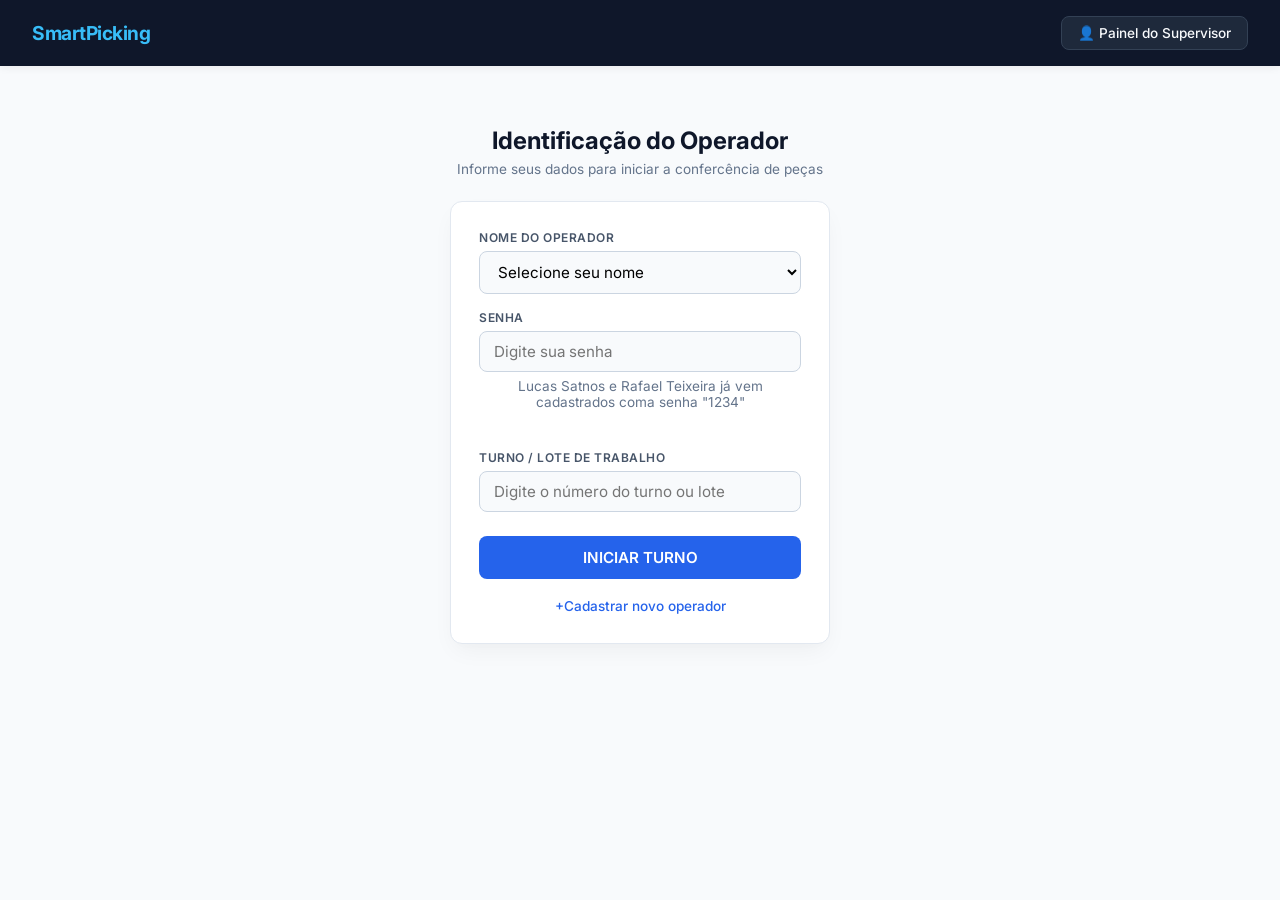
<file: index.html>
<!DOCTYPE html>
<html lang="pt-BR">

<head>
    <meta charset="UTF-8">
    <meta name="viewport" content="width=device-width, initial-scale=1.0">
    <title>Front-Font2</title>
    <link rel="stylesheet" href="style.css">
</head>

<body>
    <header class="navbar">
        <div class="container">
            <span class="logo-texto">SmartPicking</span>
        </div>
        <a href="dashboard.html" class="nav-btn" style="text-decoration: none;">👤 Painel do Supervisor</a>
    </header>

    <main class="main-container">
        <h1 class="title">Identificação do Operador</h1>
        <p class="subtitle">Informe seus dados para iniciar a confercência de peças</p>

        <form id="loginForm" class="form-card" action="barras.html" method="get">

            <div class="input-group">
                <label for="operadorName" class="input-label">Nome do Operador</label>
                <div class="select">
                    <select id="operadorName" required>
                        <option value="" disabled selected hidden>Selecione seu nome</option>
                        <option value="lucas">Lucas Santos</option>
                        <option value="ryan">Ryan Nicolas</option>
                        <option value="levi">Levi</option>
                    </select>
                </div>
            </div>
            <div class="field">
                <label>Senha</label>
                <input type="password" id="senha-input" placeholder="Digite sua senha">
                <p class="subtitle">Lucas Satnos e Rafael Teixeira já vem cadastrados coma senha "1234"</p>
            </div>
            <div class="acoes">
                <label for="workShift" class="input-label">TURNO / LOTE DE TRABALHO</label>
                <input type="text" id="workShift" placeholder="Digite o número do turno ou lote" required>
            </div>

            <button type="submit" class="btn-submit">INICIAR TURNO</button>

            
            <div>
                <button type="button" id="open-cadastro" class="btn-cadastro">+Cadastrar novo operador</button>
            </div>

        </form>
    </main>
    <script src="index.js"></script>
</body>

</html>
</file>
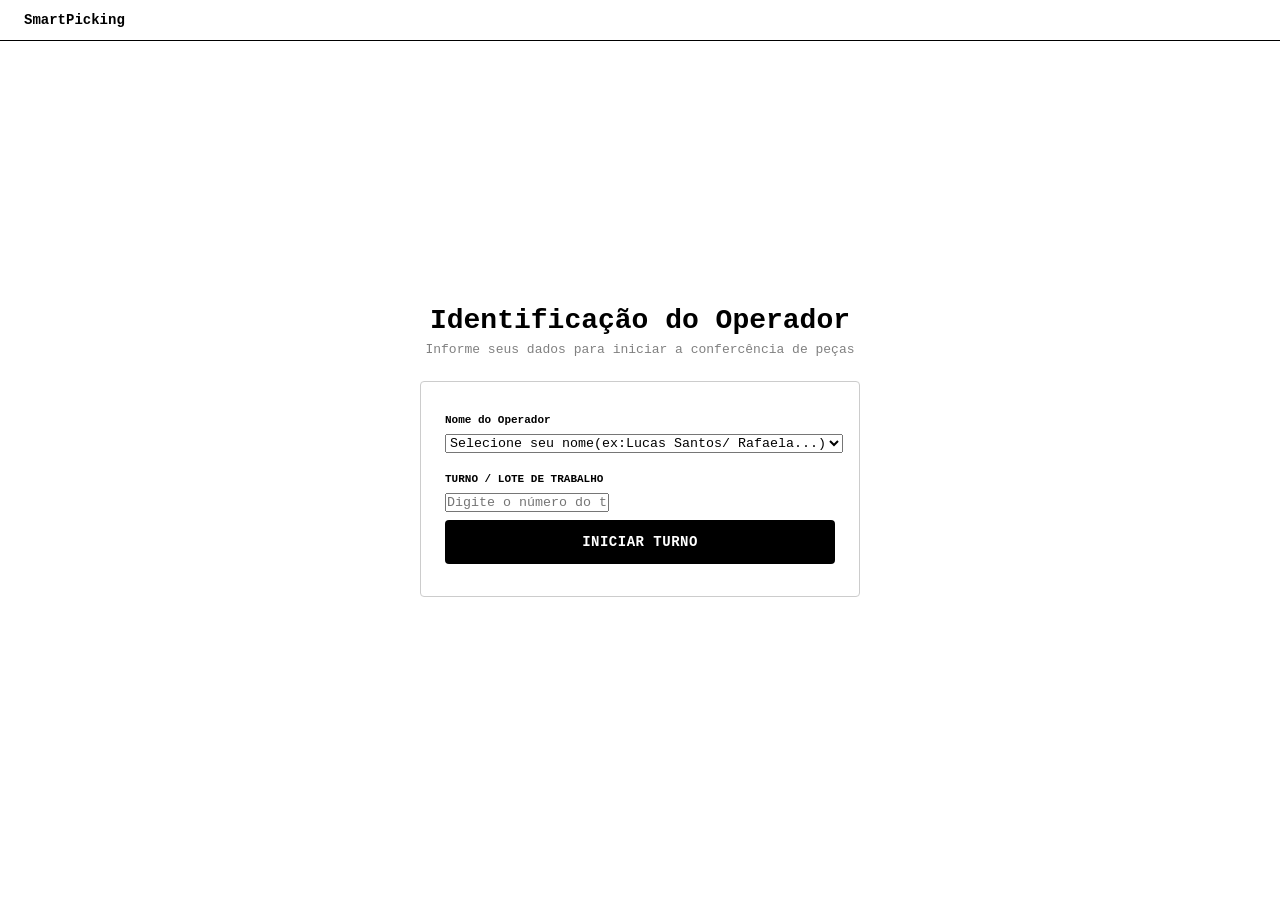
<file: front2/index.html>
<!DOCTYPE html>
<html lang="pt-BR">

<head>
    <meta charset="UTF-8">
    <meta name="viewport" content="width=device-width, initial-scale=1.0">
    <title>Front-Font2</title>
    <link rel="stylesheet" href="style.css">
</head>

<body>
    <header class="navbar">
        <div class="container">
            <span class="logo-texto">SmartPicking</span>
        </div>
    </header>

    <main class="main-container">
        <h1 class="title">Identificação do Operador</h1>
        <p class="subtitle">Informe seus dados para iniciar a confercência de peças</p>

        <form id="loginForm" class="form-card">

            <div class="input-group">
                <label for="operadorName" class="input-label">Nome do Operador</label>
                <div class="select">
                  <select id="operadorName" required>
                    <option value="" disabled selected hidden>Selecione seu nome(ex:Lucas Santos/ Rafaela...)</option>
                    <option value="lucas">Lucas Santos</option>
                    <option value="ryan">Ryan Nicolas</option>
                    <option value="levi">Levi</option>
                  </select>
                </div>
            </div>

            <div class="acoes">
                <label for="workShift" class="input-label">TURNO / LOTE DE TRABALHO</label>
                <input type="text" id="workShift" placeholder="Digite o número do turno ou lote" required>
            </div>

            <button type="submit" class="btn-submit">INICIAR TURNO</button>

        </form>
    </main>
</body>
</html>
</file>
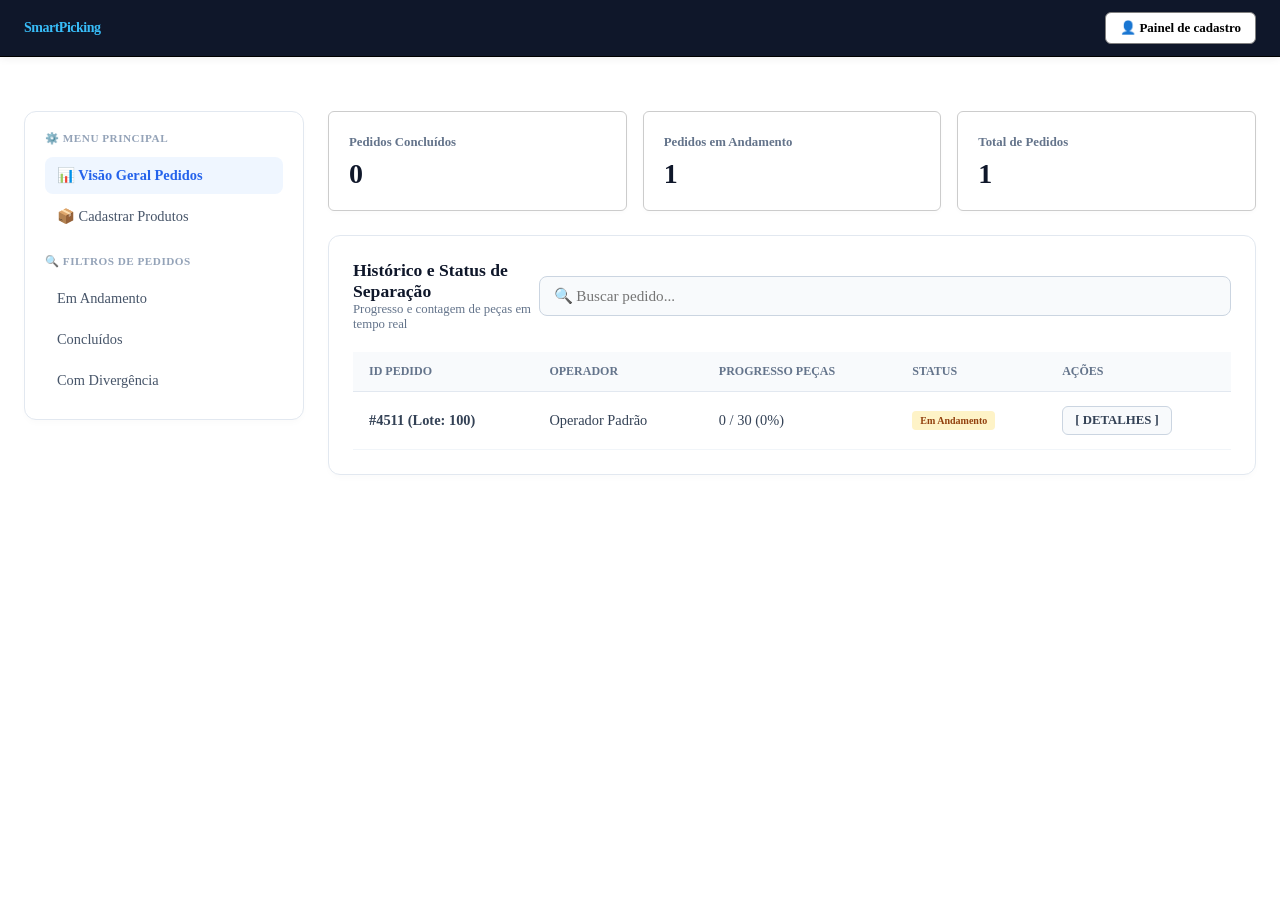
<file: dashboard.html>
<!DOCTYPE html>
<html lang="pt-BR">

<head>
  <meta charset="UTF-8">
  <meta name="viewport" content="width=device-width, initial-scale=1.0">
  <title>SmartPicking - Painel do Supervisor</title>
  <link rel="stylesheet" href="style.css">
  <link rel="stylesheet" href="dashboard.css">
  <link rel="stylesheet" href="style3.css">
</head>

<body>
  <header class="navbar">
    <div class="container">
      <span class="logo-texto">SmartPicking</span>
    </div>
    <a href="index.html" style="text-decoration: none;">
      <button class="nav-btn" id="btn-goto-supervisor">👤 Painel de cadastro</button>
    </a>
  </header>

  <div class="dashboard-layout">

    <!-- LATERAL: Filtros + Novo Item de Gestão de Produtos -->
    <aside class="sidebar">
      <div class="sidebar-title">
        <span>⚙️</span> MENU PRINCIPAL
      </div>
      <nav class="filter-menu">
        <button class="btn-filter active" id="tabBtnPedidos" onclick="trocarAba('pedidos')">📊 Visão Geral
          Pedidos</button>
        <button class="btn-filter" id="tabBtnProdutos" onclick="trocarAba('produtos')">📦 Cadastrar Produtos</button>
      </nav>

      <div class="sidebar-title" style="margin-top: 20px;">
        <span>🔍</span> FILTROS DE PEDIDOS
      </div>
      <nav class="filter-menu">
        
        <button class="btn-filter" data-filter="andamento">Em Andamento</button>
        <button class="btn-filter" data-filter="concluidos">Concluídos</button>
        <button class="btn-filter" data-filter="divergencia">Com Divergência</button>
      </nav>
    </aside>

    <main class="dashboard-main">

      <!-- ABA 1: PAINEL DE PEDIDOS -->
      <div id="sectionPedidos">
        <section class="kpi-grid">
          <div class="kpi-card">
            <span class="kpi-title">Pedidos Concluídos</span>
            <div class="kpi-value" id="kpiConcluidos">0</div>
          </div>
          <div class="kpi-card">
            <span class="kpi-title">Pedidos em Andamento</span>
            <div class="kpi-value" id="kpiAndamento">0</div>
          </div>
          <div class="kpi-card">
            <span class="kpi-title">Total de Pedidos</span>
            <div class="kpi-value" id="kpiTotal">0</div>
          </div>
        </section>

        <section class="orders-card">
          <div class="orders-header">
            <div class="orders-title">
              <h2>Histórico e Status de Separação</h2>
              <p>Progresso e contagem de peças em tempo real</p>
            </div>
            <input type="text" id="inputBusca" class="search-input" placeholder="🔍 Buscar pedido...">
          </div>

          <table class="orders-table">
            <thead>
              <tr>
                <th>ID PEDIDO</th>
                <th>OPERADOR</th>
                <th>PROGRESSO PEÇAS</th>
                <th>STATUS</th>
                <th>AÇÕES</th>
              </tr>
            </thead>
            <tbody id="tabelaPedidos">
              <!-- Os pedidos salvos no barras.html aparecem aqui -->
            </tbody>
          </table>
        </section>
      </div>

      <!-- ABA 2: CADASTRO DE PRODUTOS (Antigo produtos.html) -->
      <div id="sectionProdutos" style="display: none;">
        <div class="admin-container" style="margin: 0; max-width: 100%;">
          <h2>Cadastrar Novo Produto (Estoque)</h2>
          <p style="font-size: 13px; color: #666; margin-bottom: 20px;">
            Registre os produtos para validação na esteira.
          </p>

          <form id="formProduto" class="form-card" style="max-width: 100%;">
            <div class="form-grid">
              <div class="input-group">
                <label class="input-label">Nome da Peça / Produto</label>
                <input type="text" id="nomeProduto" placeholder="Ex: Engrenagem Plástica 50mm" required>
              </div>

              <div class="input-group">
                <label class="input-label">Código de Barras / QR Code</label>
                <input type="text" id="codigoProduto" placeholder="Ex: 7891234567890" required>
              </div>
            </div>

            <button type="submit" class="btn-submit">[ CADASTRAR PRODUTO ]</button>
          </form>

          <h3 style="margin-top: 40px;">Produtos Cadastrados no Sistema</h3>
          <table class="product-table">
            <thead>
              <tr>
                <th>Nome do Produto</th>
                <th>Código de Leitura</th>
                <th>Ação</th>
              </tr>
            </thead>
            <tbody id="tabelaProdutos">
              <!-- Produtos cadastrados vão aparecer aqui -->
            </tbody>
          </table>
        </div>
      </div>

    </main>

  </div>
  <!-- Modal de Detalhes do Pedido -->
  <dialog id="modalDetalhes"
    style="padding: 24px; border-radius: 8px; border: 1px solid #ccc; max-width: 450px; width: 100%; margin: auto;">
    <h3 style="margin-bottom: 12px; border-bottom: 1px solid #eee; padding-bottom: 8px;">Detalhes do Pedido</h3>

    <div style="font-size: 13px; line-height: 1.8; margin-bottom: 20px;">
      <p><strong>ID do Pedido:</strong> <span id="detalheId">-</span></p>
      <p><strong>Lote / Turno:</strong> <span id="detalheLote">-</span></p>
      <p><strong>Operador:</strong> <span id="detalheOperador">-</span></p>
      <p><strong>Progresso:</strong> <span id="detalheProgresso">-</span></p>
      <p><strong>Status Atual:</strong> <span id="detalheStatus">-</span></p>
    </div>

    <div style="display: flex; justify-content: flex-end;">
      <button onclick="document.getElementById('modalDetalhes').close()"
        style="padding: 8px 16px; background: #000; color: #fff; border: none; border-radius: 4px; cursor: pointer;">Fechar</button>
    </div>
  </dialog>

  <script src="dashboard.js"></script>
</body>

</html>
</file>
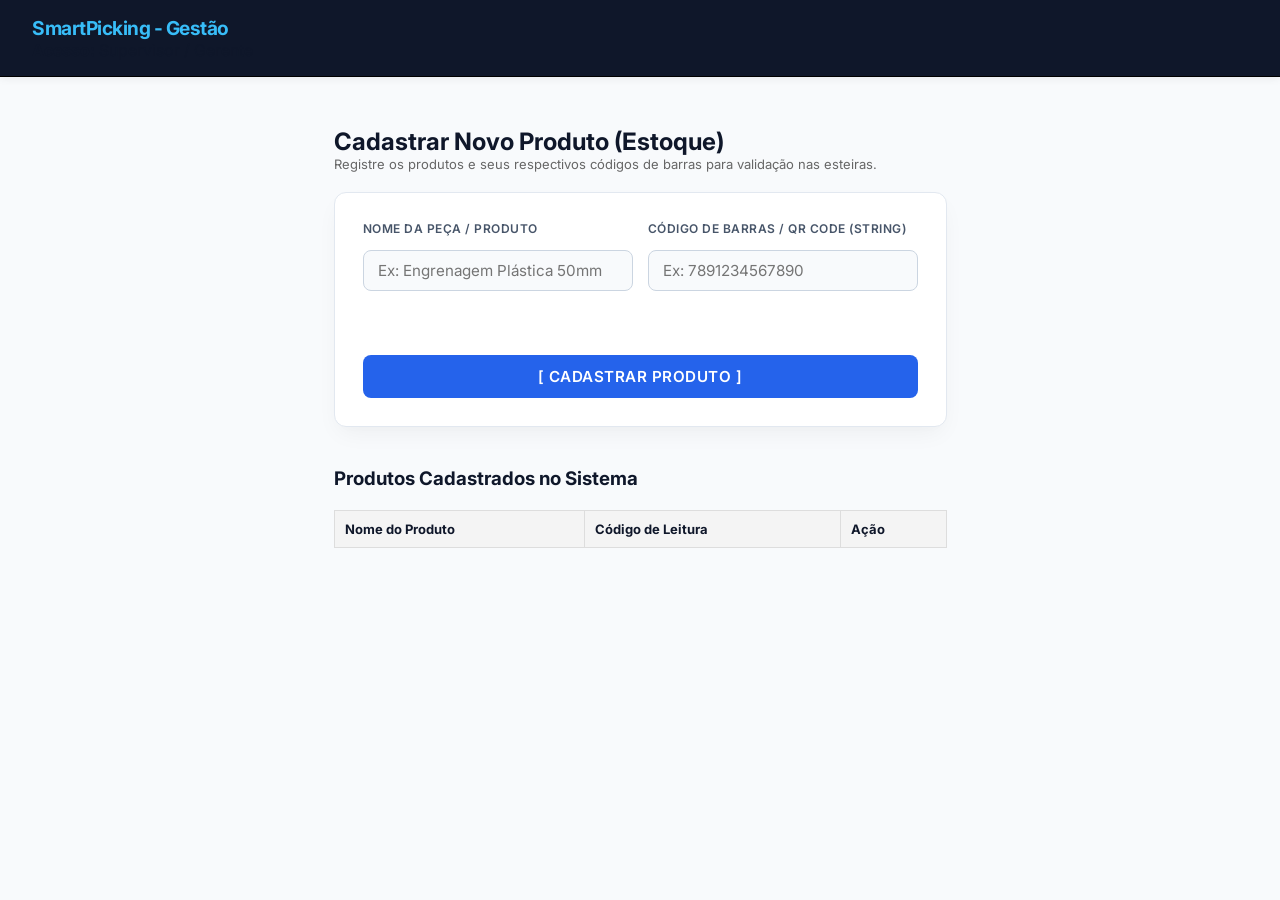
<file: produtos.html>
<!DOCTYPE html>
<html lang="pt-BR">

<head>
  <meta charset="UTF-8">
  <meta name="viewport" content="width=device-width, initial-scale=1.0">
  <title>SmartPicking - Cadastro de Produtos</title>
  <link rel="stylesheet" href="style3.css">
  <link rel="stylesheet" href="style.css">
</head>

<body>

  <header class="navbar">
    <div class="navbar-content">
      <span class="logo-texto">SmartPicking - Gestão</span>
      <div class="header-info">
        <p><strong>Acesso:</strong> Supervisor / Gerente</p>
      </div>
    </div>
  </header>

  <main class="admin-container">
    <h2>Cadastrar Novo Produto (Estoque)</h2>
    <p style="font-size: 13px; color: #666; margin-bottom: 20px;">Registre os produtos e seus respectivos códigos de
      barras para validação nas esteiras.</p>

    <form id="formProduto" class="form-card" style="max-width: 100%;">
      <div class="form-grid">
        <div class="input-group">
          <label class="input-label">Nome da Peça / Produto</label>
          <input type="text" id="nomeProduto" placeholder="Ex: Engrenagem Plástica 50mm" required>
        </div>

        <div class="input-group">
          <label class="input-label">Código de Barras / QR Code (String)</label>
          <input type="text" id="codigoProduto" placeholder="Ex: 7891234567890" required>
        </div>
      </div>

      <button type="submit" class="btn-submit">[ CADASTRAR PRODUTO ]</button>
    </form>

    <h3 style="margin-top: 40px;">Produtos Cadastrados no Sistema</h3>
    <table class="product-table">
      <thead>
        <tr>
          <th>Nome do Produto</th>
          <th>Código de Leitura</th>
          <th>Ação</th>
        </tr>
      </thead>
      <tbody id="tabelaProdutos">
        <!-- Os produtos vão aparecer aqui -->
      </tbody>
    </table>
  </main>
</body>

</html>
</file>
<file: style.css>
@import url('https://fonts.googleapis.com/css2?family=Inter:wght@400;500;600;700&display=swap');

* {
  box-sizing: border-box;
  margin: 0;
  padding: 0;
  font-family: 'Inter', system-ui, -apple-system, sans-serif;
}

body {
  background-color: #f8fafc;
  color: #0f172a;
}

/* Header Navbar */
.navbar {
  background-color: #0f172a;
  padding: 1rem 2rem;
  display: flex;
  justify-content: space-between;
  align-items: center;
  box-shadow: 0 2px 8px rgba(0, 0, 0, 0.06);
}

.logo-texto {
  font-size: 1.2rem;
  font-weight: 700;
  letter-spacing: -0.5px;
  color: #38bdf8;
}

.nav-btn {
  background: #1e293b;
  color: #f8fafc;
  border: 1px solid #334155;
  padding: 8px 16px;
  border-radius: 8px;
  font-weight: 500;
  font-size: 0.85rem;
  cursor: pointer;
  transition: all 0.2s ease;
}

.nav-btn:hover {
  background: #334155;
  color: #fff;
}

/* Card de Login */
.main-container {
  max-width: 420px;
  margin: 60px auto;
  padding: 0 20px;
}

.title {
  font-size: 1.5rem;
  font-weight: 700;
  text-align: center;
  color: #0f172a;
  margin-bottom: 6px;
}

.subtitle {
  font-size: 0.85rem;
  color: #64748b;
  text-align: center;
  margin-bottom: 24px;
}

.form-card {
  background: #ffffff;
  border-radius: 12px;
  padding: 28px;
  box-shadow: 0 10px 25px -5px rgba(0, 0, 0, 0.05), 0 8px 10px -6px rgba(0, 0, 0, 0.01);
  border: 1px solid #e2e8f0;
  display: flex;
  flex-direction: column;
  gap: 16px;
}

.input-group, .field, .acoes {
  display: flex;
  flex-direction: column;
  gap: 6px;
}

.input-label, label {
  font-size: 0.75rem;
  font-weight: 600;
  text-transform: uppercase;
  letter-spacing: 0.5px;
  color: #475569;
}

input[type="text"], input[type="password"], select {
  width: 100%;
  padding: 10px 14px;
  border: 1px solid #cbd5e1;
  border-radius: 8px;
  font-size: 0.95rem;
  background: #f8fafc;
  transition: all 0.2s ease;
  outline: none;
}

input:focus, select:focus {
  border-color: #2563eb;
  box-shadow: 0 0 0 3px rgba(37, 99, 235, 0.15);
  background: #fff;
}

.btn-submit {
  background: #2563eb;
  color: #ffffff;
  font-weight: 600;
  padding: 12px;
  border: none;
  border-radius: 8px;
  cursor: pointer;
  transition: background 0.2s ease;
  margin-top: 8px;
  font-size: 0.95rem;
}

.btn-submit:hover {
  background: #1d4ed8;
}

.btn-cadastro {
  background: transparent;
  color: #2563eb;
  border: none;
  font-weight: 500;
  font-size: 0.85rem;
  cursor: pointer;
  width: 100%;
  text-align: center;
}

.btn-cadastro:hover {
  text-decoration: underline;
}
</file>
<file: front2/style.css>
* {
    margin: 0;
    padding: 0;
    box-sizing: border-box;
    font-family: 'Courier New', Courier, monospace;
}
body{
    background-color: rgb(255, 255, 255);
    color: black;
    min-height: 100vh;
    display: flex;
    flex-direction: column;
}

.navbar{
    width: 100%;
    padding: 12px 24px;
    border-bottom: 1px solid rgb(0, 0, 0);
}

.container {
    display: flex;
    align-items: center;
    gap: 8px;
}

.logo-texto{
    font-weight: bold;
    font-size: 14px;
}

.main-container{
    flex: 1;
    display: flex;
    flex-direction: column;
    align-items: center;
    justify-content: center;
    padding: 20px;
    margin-top: -40px;
}
.title{
    font-size: 28px;
    font-weight: 700;
    margin-bottom: 6px;
    text-align: center;
}
.subtitle{
    font-size: 13px;
    color: gray;
    margin-bottom: 24px;
    text-align: center;
}
.form-card{
    width: 100%;
    max-width: 440px;
    border: 1px solid #cccccc;
    border-radius: 4px;
    padding: 32px 24px;
    background-color: #ffffff;
}
.input-group{
    margin-bottom: 20px;
}
.input-label{
    display: block;
    font-size: 11px;
    font-weight: bold;
    color: #000000;
    margin-bottom: 8px;
}

.form-card input:focus,
.form-card select:focus{
    width: 100%;
    padding: 12px;
    border: 1px solid gray;
    border-radius: 4px;
    font-size: 13px;
    color: #333333;
    outline: none;
    background-color: #ffffff;
}

.form-card input:focus,
.form-card select:focus{
    border-color: #000000;
}
.select-wrapper{
    position: relative;
}
.select-wrapper select{
    appearance: none;
    -webkit-appearance: none;
    -moz-appearance:none;
    padding-right: 30px;
}
.select-wrapper::after{
    font-size: 10px;
    color: #555555;
    position: absolute;
    right: 12px;
    top: 50%;
    transform: translateY(-50%);
    pointer-events: none;
}
.btn-submit{
    width: 100%;
    background-color: #000000;
    color: #ffffff;
    border: none;
    padding: 14px;
    font-size: 14px;
    font-weight: bold;
    border-radius: 4px;
    cursor: pointer;
    margin-top: 8px;
    letter-spacing: 0.5px;
    transition: background-color 0.2s ease;
    
}

.btn-submit:hover {
    background-color: black;
}
</file>
<file: dashboard.css>
.dashboard-layout {
  display: flex;
  max-width: 1280px;
  margin: 30px auto;
  gap: 24px;
  padding: 0 20px;
}

/* Sidebar */
.sidebar {
  width: 240px;
  background: #ffffff;
  padding: 20px;
  border-radius: 12px;
  border: 1px solid #e2e8f0;
  box-shadow: 0 4px 6px -1px rgba(0, 0, 0, 0.02);
  height: fit-content;
}

.sidebar-title {
  font-size: 0.7rem;
  font-weight: 700;
  color: #94a3b8;
  letter-spacing: 0.5px;
  margin-bottom: 12px;
}

.filter-menu {
  display: flex;
  flex-direction: column;
  gap: 4px;
}

.btn-filter {
  width: 100%;
  text-align: left;
  padding: 10px 12px;
  border: none;
  background: transparent;
  border-radius: 8px;
  color: #475569;
  font-weight: 500;
  font-size: 0.9rem;
  cursor: pointer;
  transition: all 0.15s ease;
}

.btn-filter:hover, .btn-filter.active {
  background: #eff6ff;
  color: #2563eb;
  font-weight: 600;
}

/* Conteúdo Principal */
.dashboard-main {
  flex: 1;
}

.kpi-grid {
  display: grid;
  grid-template-columns: repeat(3, 1fr);
  gap: 16px;
  margin-bottom: 24px;
}

.kpi-card {
  background: #ffffff;
  padding: 20px;
  border-radius: 12px;
  border: 1px solid #e2e8f0;
  box-shadow: 0 2px 4px rgba(0, 0, 0, 0.02);
}

.kpi-title {
  font-size: 0.8rem;
  color: #64748b;
  font-weight: 600;
}

.kpi-value {
  font-size: 2rem;
  font-weight: 800;
  color: #0f172a;
  margin-top: 4px;
}

/* Tabela e Card de Pedidos */
.orders-card {
  background: #ffffff;
  border-radius: 12px;
  border: 1px solid #e2e8f0;
  padding: 24px;
  box-shadow: 0 4px 6px -1px rgba(0, 0, 0, 0.02);
}

.orders-header {
  display: flex;
  justify-content: space-between;
  align-items: center;
  margin-bottom: 20px;
}

.orders-title h2 {
  font-size: 1.1rem;
  font-weight: 700;
  color: #0f172a;
}

.orders-title p {
  font-size: 0.8rem;
  color: #64748b;
}

.search-input {
  width: 220px;
}

.orders-table, .product-table {
  width: 100%;
  border-collapse: collapse;
}

.orders-table th, .product-table th {
  text-align: left;
  padding: 12px 16px;
  font-size: 0.75rem;
  font-weight: 700;
  color: #64748b;
  border-bottom: 1px solid #e2e8f0;
  background: #f8fafc;
}

.orders-table td, .product-table td {
  padding: 14px 16px;
  border-bottom: 1px solid #f1f5f9;
  font-size: 0.9rem;
  color: #334155;
}

/* Status Badges */
.badge-status {
  padding: 4px 10px;
  border-radius: 999px;
  font-size: 0.75rem;
  font-weight: 600;
  display: inline-block;
}

.badge-progress {
  background: #fef3c7;
  color: #b45309;
}

.badge-concluded {
  background: #d1fae5;
  color: #047857;
}

.btn-details {
  border: 1px solid #cbd5e1 !important;
  border-radius: 6px !important;
  background: #f8fafc !important;
  color: #334155 !important;
  font-weight: 600 !important;
  font-size: 0.8rem !important;
  transition: all 0.2s !important;
}

.btn-details:hover {
  background: #2563eb !important;
  color: #ffffff !important;
  border-color: #2563eb !important;
}
</file>
<file: style3.css>
.admin-container {
  max-width: 900px;
  margin: 30px auto;
  padding: 20px;
}

.form-grid {
  display: grid;
  grid-template-columns: 1fr 1fr;
  gap: 15px;
  margin-bottom: 20px;
}

.product-table {
  width: 100%;
  border-collapse: collapse;
  margin-top: 20px;
}

.product-table th,
.product-table td {
  border: 1px solid #ddd;
  padding: 10px;
  text-align: left;
  font-size: 13px;
}

.product-table th {
  background-color: #f4f4f4;
}

* {
  margin: 0;
  padding: 0;
  box-sizing: border-box;
  font-family: Georgia, 'Times New Roman', Times, serif;
}

body {
  background-color: rgb(255, 255, 255);
  color: black;
  min-height: 100vh;
  display: flex;
  flex-direction: column;
}

.navbar {
  width: 100%;
  padding: 12px 24px;
  border-bottom: 1px solid rgb(0, 0, 0);
  display: flex;
  align-items: center;
  justify-content: space-between;
}

.container {
  display: flex;
  align-items: center;
  gap: 8px;
}

.logo-texto {
  font-weight: bold;
  font-size: 14px;
}

.main-container {
  flex: 1;
  display: flex;
  flex-direction: column;
  align-items: center;
  justify-content: center;
  padding: 20px;
  margin-top: -40px;
}

.title {
  font-size: 28px;
  font-weight: 700;
  margin-bottom: 6px;
  text-align: center;
}

.subtitle {
  font-size: 13px;
  color: gray;
  margin-bottom: 24px;
  text-align: center;
}

.form-card {
  width: 100%;
  max-width: 440px;
  border: 1px solid #cccccc;
  border-radius: 4px;
  padding: 32px 24px;
  background-color: #ffffff;
}

.input-group {
  margin-bottom: 20px;
}

.input-label {
  display: block;
  font-size: 11px;
  font-weight: bold;
  color: #000000;
  margin-bottom: 8px;
}

.form-card input,
.form-card select {
  width: 100%;
  padding: 12px;
  border: 1px solid gray;
  border-radius: 4px;
  font-size: 13px;
  color: #333333;
  outline: none;
  background-color: #ffffff;
}

.form-card input,
.form-card select {
  border-color: #000000;
}

.select-wrapper {
  position: relative;
}

.select-wrapper select {
  appearance: none;
  -webkit-appearance: none;
  -moz-appearance: none;
  padding-right: 30px;
}

.select-wrapper::after {
  font-size: 10px;
  color: #555555;
  position: absolute;
  right: 12px;
  top: 50%;
  transform: translateY(-50%);
  pointer-events: none;
}

.btn-submit {
  width: 100%;
  background-color: #000000;
  color: #ffffff;
  border: none;
  padding: 14px;
  font-size: 14px;
  font-weight: bold;
  border-radius: 4px;
  cursor: pointer;
  margin-top: 8px;
  letter-spacing: 0.5px;
  transition: background-color 0.2s ease;

}

.btn-submit:hover {
  background-color: black;
}
.nav-btn {
    display: flex;
    align-items: center;
    gap: 6px;
    border: 1px solid gray;
    background: white;
    padding: 7px 14px;
    border-radius: 6px;
    font-size: 13px;
    font-weight: 600;
    cursor: pointer;
    color: black;
    white-space: nowrap;
}
/* Correção para expandir o dashboard em tela cheia */
.dashboard-layout {
    display: flex;
    gap: 24px;
    padding: 24px;
    width: 100%;
    box-sizing: border-box;
    flex: 1;
}

.sidebar {
    width: 280px;
    flex-shrink: 0;
}

.dashboard-main {
    flex: 1;
    width: 100%;
}

.kpi-grid {
    display: grid;
    grid-template-columns: repeat(auto-fit, minmax(220px, 1fr));
    gap: 16px;
    margin-bottom: 24px;
}

.kpi-card {
    padding: 20px;
    background: #ffffff;
    border: 1px solid #cccccc;
    border-radius: 6px;
}

.kpi-value {
    font-size: 28px;
    font-weight: bold;
    margin-top: 8px;
}

.badge-status {
    padding: 4px 8px;
    border-radius: 4px;
    font-size: 10px;
    font-weight: bold;
}

.badge-progress {
    background-color: #fef3c7;
    color: #92400e;
}

.badge-concluded {
    background-color: #dcfce7;
    color: #166534;
}
</file>
